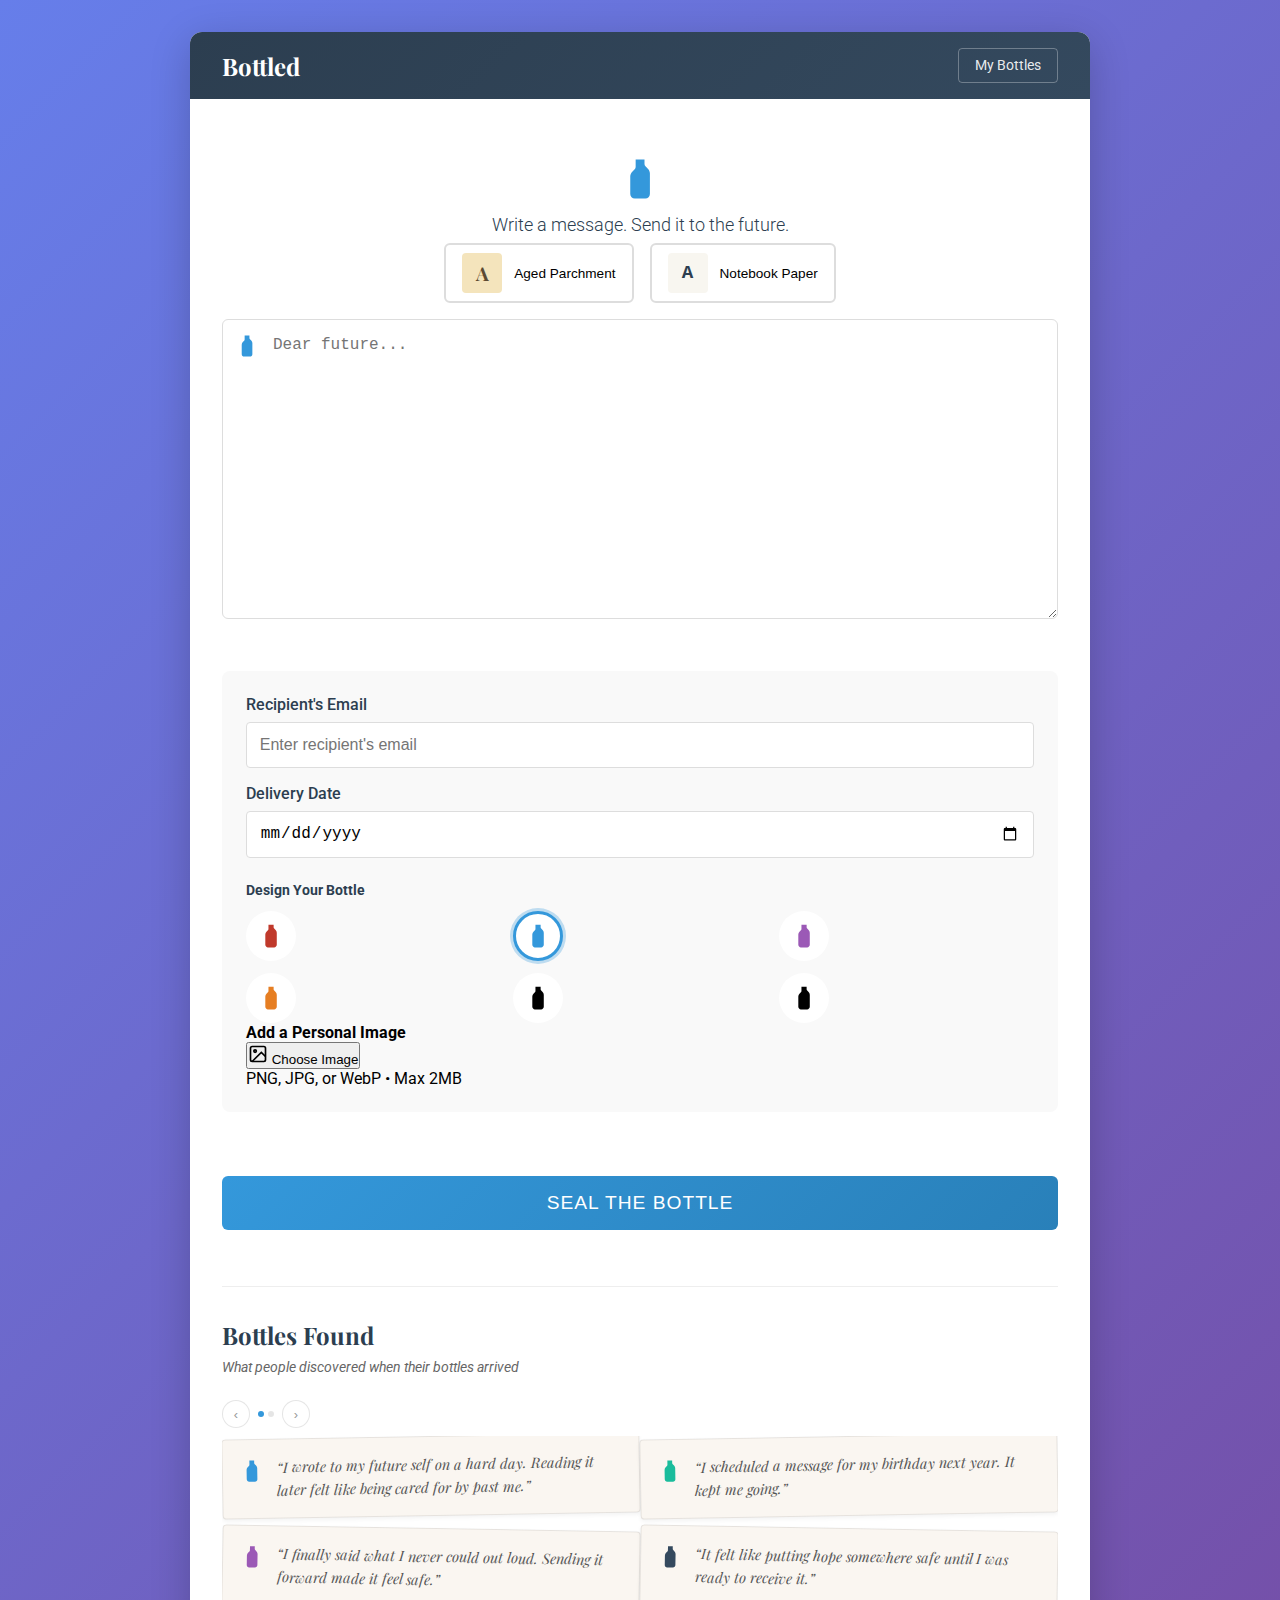
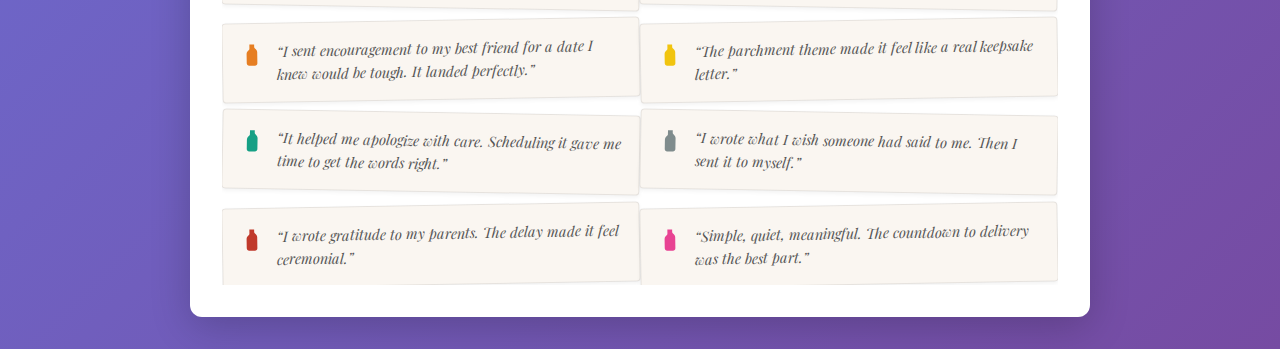
<file: index.html>
<!DOCTYPE html>
<html lang="en">
<head>
    <meta charset="UTF-8">
    <meta name="viewport" content="width=device-width, initial-scale=1.0">
    <title>Message in a Bottle</title>
    <link rel="stylesheet" href="styles.css">
    <link href="https://fonts.googleapis.com/css2?family=Playfair+Display:wght@400;700&family=Roboto:wght@300;400;500&display=swap" rel="stylesheet">
</head>
<body>
    <div class="container">
        <header class="header-minimal">
            <a href="index.html" class="logo">Bottled</a>
            <a href="my-bottles.html" class="nav-link">My Bottles</a>
        </header>

        <main>
            <div class="hero-compact">
                <svg class="hero-bottle-icon" viewBox="0 0 64 64" width="48" height="48">
                    <path fill="#3498db" d="M26 6h12v6c0 1.2.5 2.3 1.3 3.1l3.2 3.2c1.7 1.7 2.7 4 2.7 6.4V52c0 3.3-2.7 6-6 6H25c-3.3 0-6-2.7-6-6V28.7c0-2.4 1-4.7 2.7-6.4l3.2-3.2c.8-.8 1.3-1.9 1.3-3.1V6z"/>
                </svg>
                <p class="hero-tagline">Write a message. Send it to the future.</p>
            </div>

            <div class="form-container">
                <div class="writing-section">
                    <div class="theme-switcher">
                        <button class="theme-btn" data-theme="parchment">
                            <span class="theme-preview parchment">A</span>
                            <span>Aged Parchment</span>
                        </button>
                        <button class="theme-btn" data-theme="ledger">
                            <span class="theme-preview ledger">A</span>
                            <span>Notebook Paper</span>
                        </button>
                    </div>

                    <div class="message-container">
                        <div class="message-bottle-preview" aria-hidden="true" style="--bottle-color:#3498db;">
                            <svg class="bottle-icon" viewBox="0 0 64 64">
                                <path fill="currentColor" d="M26 6h12v6c0 1.2.5 2.3 1.3 3.1l3.2 3.2c1.7 1.7 2.7 4 2.7 6.4V52c0 3.3-2.7 6-6 6H25c-3.3 0-6-2.7-6-6V28.7c0-2.4 1-4.7 2.7-6.4l3.2-3.2c.8-.8 1.3-1.9 1.3-3.1V6z"/>
                            </svg>
                        </div>
                        <img id="message-image-preview" class="message-image-preview" alt="Attached image" style="display: none;">
                        <textarea id="message" placeholder="Dear future..." required></textarea>
                    </div>
                </div>

                <div class="details-section">
                    <div class="form-group">
                        <label for="recipient-email">Recipient's Email</label>
                        <input type="email" id="recipient-email" placeholder="Enter recipient's email" required>
                    </div>

                    <div class="form-group">
                        <label for="delivery-date">Delivery Date</label>
                        <input type="date" id="delivery-date" required>
                    </div>

                    <div class="bottle-selector">
                        <h3>Design Your Bottle</h3>
                        <div class="bottle-options">
                            <button type="button" class="bottle-btn" data-color="#c0392b" aria-label="Red bottle">
                                <svg viewBox="0 0 64 64" aria-hidden="true">
                                    <path fill="currentColor" d="M26 6h12v6c0 1.2.5 2.3 1.3 3.1l3.2 3.2c1.7 1.7 2.7 4 2.7 6.4V52c0 3.3-2.7 6-6 6H25c-3.3 0-6-2.7-6-6V28.7c0-2.4 1-4.7 2.7-6.4l3.2-3.2c.8-.8 1.3-1.9 1.3-3.1V6z"/>
                                </svg>
                            </button>
                            <button type="button" class="bottle-btn is-selected" data-color="#3498db" aria-label="Blue bottle">
                                <svg viewBox="0 0 64 64" aria-hidden="true">
                                    <path fill="currentColor" d="M26 6h12v6c0 1.2.5 2.3 1.3 3.1l3.2 3.2c1.7 1.7 2.7 4 2.7 6.4V52c0 3.3-2.7 6-6 6H25c-3.3 0-6-2.7-6-6V28.7c0-2.4 1-4.7 2.7-6.4l3.2-3.2c.8-.8 1.3-1.9 1.3-3.1V6z"/>
                                </svg>
                            </button>
                            <button type="button" class="bottle-btn" data-color="#9b59b6" aria-label="Purple bottle">
                                <svg viewBox="0 0 64 64" aria-hidden="true">
                                    <path fill="currentColor" d="M26 6h12v6c0 1.2.5 2.3 1.3 3.1l3.2 3.2c1.7 1.7 2.7 4 2.7 6.4V52c0 3.3-2.7 6-6 6H25c-3.3 0-6-2.7-6-6V28.7c0-2.4 1-4.7 2.7-6.4l3.2-3.2c.8-.8 1.3-1.9 1.3-3.1V6z"/>
                                </svg>
                            </button>
                            <button type="button" class="bottle-btn" data-color="#e67e22" aria-label="Orange bottle">
                                <svg viewBox="0 0 64 64" aria-hidden="true">
                                    <path fill="currentColor" d="M26 6h12v6c0 1.2.5 2.3 1.3 3.1l3.2 3.2c1.7 1.7 2.7 4 2.7 6.4V52c0 3.3-2.7 6-6 6H25c-3.3 0-6-2.7-6-6V28.7c0-2.4 1-4.7 2.7-6.4l3.2-3.2c.8-.8 1.3-1.9 1.3-3.1V6z"/>
                                </svg>
                            </button>
                            <button type="button" class="bottle-btn" data-color="#16a085" aria-label="Green bottle">
                                <svg viewBox="0 0 64 64" aria-hidden="true">
                                    <path fill="currentColor" d="M26 6h12v6c0 1.2.5 2.3 1.3 3.1l3.2 3.2c1.7 1.7 2.7 4 2.7 6.4V52c0 3.3-2.7 6-6 6H25c-3.3 0-6-2.7-6-6V28.7c0-2.4 1-4.7 2.7-6.4l3.2-3.2c.8-.8 1.3-1.9 1.3-3.1V6z"/>
                                </svg>
                            </button>
                            <button type="button" class="bottle-btn" data-color="#111111" aria-label="Black bottle">
                                <svg viewBox="0 0 64 64" aria-hidden="true">
                                    <path fill="currentColor" d="M26 6h12v6c0 1.2.5 2.3 1.3 3.1l3.2 3.2c1.7 1.7 2.7 4 2.7 6.4V52c0 3.3-2.7 6-6 6H25c-3.3 0-6-2.7-6-6V28.7c0-2.4 1-4.7 2.7-6.4l3.2-3.2c.8-.8 1.3-1.9 1.3-3.1V6z"/>
                                </svg>
                            </button>
                        </div>

                        <div class="image-upload-section">
                            <h4>Add a Personal Image</h4>
                            <input type="file" id="image-input" accept="image/png, image/jpeg, image/webp" hidden>
                            <button type="button" id="image-upload-btn" class="image-upload-btn">
                                <svg width="20" height="20" viewBox="0 0 24 24" fill="none" stroke="currentColor" stroke-width="2">
                                    <rect x="3" y="3" width="18" height="18" rx="2" ry="2"/>
                                    <circle cx="8.5" cy="8.5" r="1.5"/>
                                    <polyline points="21 15 16 10 5 21"/>
                                </svg>
                                <span>Choose Image</span>
                            </button>
                            <div id="image-thumbnail-container" class="image-thumbnail-container" style="display: none;">
                                <img id="image-thumbnail" class="image-thumbnail" alt="Selected image preview">
                                <button type="button" id="remove-image-btn" class="remove-image-btn" aria-label="Remove image">×</button>
                            </div>
                            <p class="image-hint">PNG, JPG, or WebP • Max 2MB</p>
                        </div>
                    </div>
                </div>

                <button id="seal-bottle" class="seal-btn">Seal the Bottle</button>

                <section class="testimonials" aria-label="Testimonials">
                    <div class="testimonials-header">
                        <h2>Bottles Found</h2>
                    </div>
                    <p class="testimonials-subheading">What people discovered when their bottles arrived</p>
                    <div class="testimonials-header">
                        <div class="carousel-controls">
                            <button type="button" class="carousel-btn" id="testimonials-prev" aria-label="Previous testimonials">‹</button>
                            <div class="carousel-dots" aria-label="Testimonials pages">
                                <button type="button" class="carousel-dot is-active" data-index="0" aria-label="Page 1"></button>
                                <button type="button" class="carousel-dot" data-index="1" aria-label="Page 2"></button>
                            </div>
                            <button type="button" class="carousel-btn" id="testimonials-next" aria-label="Next testimonials">›</button>
                        </div>
                    </div>

                    <div class="carousel-viewport">
                        <div class="carousel-track" data-index="0">
                            <div class="carousel-page" aria-label="Testimonials page 1">
                                <article class="testimonial-card" style="--bottle-color:#3498db;">
                                    <svg class="bottle-icon" viewBox="0 0 64 64" aria-hidden="true">
                                        <path fill="currentColor" d="M26 6h12v6c0 1.2.5 2.3 1.3 3.1l3.2 3.2c1.7 1.7 2.7 4 2.7 6.4V52c0 3.3-2.7 6-6 6H25c-3.3 0-6-2.7-6-6V28.7c0-2.4 1-4.7 2.7-6.4l3.2-3.2c.8-.8 1.3-1.9 1.3-3.1V6z"/>
                                    </svg>
                                    <p class="testimonial-text">“I wrote to my future self on a hard day. Reading it later felt like being cared for by past me.”</p>
                                </article>
                                <article class="testimonial-card" style="--bottle-color:#9b59b6;">
                                    <svg class="bottle-icon" viewBox="0 0 64 64" aria-hidden="true">
                                        <path fill="currentColor" d="M26 6h12v6c0 1.2.5 2.3 1.3 3.1l3.2 3.2c1.7 1.7 2.7 4 2.7 6.4V52c0 3.3-2.7 6-6 6H25c-3.3 0-6-2.7-6-6V28.7c0-2.4 1-4.7 2.7-6.4l3.2-3.2c.8-.8 1.3-1.9 1.3-3.1V6z"/>
                                    </svg>
                                    <p class="testimonial-text">“I finally said what I never could out loud. Sending it forward made it feel safe.”</p>
                                </article>
                                <article class="testimonial-card" style="--bottle-color:#e67e22;">
                                    <svg class="bottle-icon" viewBox="0 0 64 64" aria-hidden="true">
                                        <path fill="currentColor" d="M26 6h12v6c0 1.2.5 2.3 1.3 3.1l3.2 3.2c1.7 1.7 2.7 4 2.7 6.4V52c0 3.3-2.7 6-6 6H25c-3.3 0-6-2.7-6-6V28.7c0-2.4 1-4.7 2.7-6.4l3.2-3.2c.8-.8 1.3-1.9 1.3-3.1V6z"/>
                                    </svg>
                                    <p class="testimonial-text">“I sent encouragement to my best friend for a date I knew would be tough. It landed perfectly.”</p>
                                </article>
                                <article class="testimonial-card" style="--bottle-color:#16a085;">
                                    <svg class="bottle-icon" viewBox="0 0 64 64" aria-hidden="true">
                                        <path fill="currentColor" d="M26 6h12v6c0 1.2.5 2.3 1.3 3.1l3.2 3.2c1.7 1.7 2.7 4 2.7 6.4V52c0 3.3-2.7 6-6 6H25c-3.3 0-6-2.7-6-6V28.7c0-2.4 1-4.7 2.7-6.4l3.2-3.2c.8-.8 1.3-1.9 1.3-3.1V6z"/>
                                    </svg>
                                    <p class="testimonial-text">“It helped me apologize with care. Scheduling it gave me time to get the words right.”</p>
                                </article>
                                <article class="testimonial-card" style="--bottle-color:#c0392b;">
                                    <svg class="bottle-icon" viewBox="0 0 64 64" aria-hidden="true">
                                        <path fill="currentColor" d="M26 6h12v6c0 1.2.5 2.3 1.3 3.1l3.2 3.2c1.7 1.7 2.7 4 2.7 6.4V52c0 3.3-2.7 6-6 6H25c-3.3 0-6-2.7-6-6V28.7c0-2.4 1-4.7 2.7-6.4l3.2-3.2c.8-.8 1.3-1.9 1.3-3.1V6z"/>
                                    </svg>
                                    <p class="testimonial-text">“I wrote gratitude to my parents. The delay made it feel ceremonial.”</p>
                                </article>
                            </div>

                            <div class="carousel-page" aria-label="Testimonials page 2">
                                <article class="testimonial-card" style="--bottle-color:#1abc9c;">
                                    <svg class="bottle-icon" viewBox="0 0 64 64" aria-hidden="true">
                                        <path fill="currentColor" d="M26 6h12v6c0 1.2.5 2.3 1.3 3.1l3.2 3.2c1.7 1.7 2.7 4 2.7 6.4V52c0 3.3-2.7 6-6 6H25c-3.3 0-6-2.7-6-6V28.7c0-2.4 1-4.7 2.7-6.4l3.2-3.2c.8-.8 1.3-1.9 1.3-3.1V6z"/>
                                    </svg>
                                    <p class="testimonial-text">“I scheduled a message for my birthday next year. It kept me going.”</p>
                                </article>
                                <article class="testimonial-card" style="--bottle-color:#34495e;">
                                    <svg class="bottle-icon" viewBox="0 0 64 64" aria-hidden="true">
                                        <path fill="currentColor" d="M26 6h12v6c0 1.2.5 2.3 1.3 3.1l3.2 3.2c1.7 1.7 2.7 4 2.7 6.4V52c0 3.3-2.7 6-6 6H25c-3.3 0-6-2.7-6-6V28.7c0-2.4 1-4.7 2.7-6.4l3.2-3.2c.8-.8 1.3-1.9 1.3-3.1V6z"/>
                                    </svg>
                                    <p class="testimonial-text">“It felt like putting hope somewhere safe until I was ready to receive it.”</p>
                                </article>
                                <article class="testimonial-card" style="--bottle-color:#f1c40f;">
                                    <svg class="bottle-icon" viewBox="0 0 64 64" aria-hidden="true">
                                        <path fill="currentColor" d="M26 6h12v6c0 1.2.5 2.3 1.3 3.1l3.2 3.2c1.7 1.7 2.7 4 2.7 6.4V52c0 3.3-2.7 6-6 6H25c-3.3 0-6-2.7-6-6V28.7c0-2.4 1-4.7 2.7-6.4l3.2-3.2c.8-.8 1.3-1.9 1.3-3.1V6z"/>
                                    </svg>
                                    <p class="testimonial-text">“The parchment theme made it feel like a real keepsake letter.”</p>
                                </article>
                                <article class="testimonial-card" style="--bottle-color:#7f8c8d;">
                                    <svg class="bottle-icon" viewBox="0 0 64 64" aria-hidden="true">
                                        <path fill="currentColor" d="M26 6h12v6c0 1.2.5 2.3 1.3 3.1l3.2 3.2c1.7 1.7 2.7 4 2.7 6.4V52c0 3.3-2.7 6-6 6H25c-3.3 0-6-2.7-6-6V28.7c0-2.4 1-4.7 2.7-6.4l3.2-3.2c.8-.8 1.3-1.9 1.3-3.1V6z"/>
                                    </svg>
                                    <p class="testimonial-text">“I wrote what I wish someone had said to me. Then I sent it to myself.”</p>
                                </article>
                                <article class="testimonial-card" style="--bottle-color:#e84393;">
                                    <svg class="bottle-icon" viewBox="0 0 64 64" aria-hidden="true">
                                        <path fill="currentColor" d="M26 6h12v6c0 1.2.5 2.3 1.3 3.1l3.2 3.2c1.7 1.7 2.7 4 2.7 6.4V52c0 3.3-2.7 6-6 6H25c-3.3 0-6-2.7-6-6V28.7c0-2.4 1-4.7 2.7-6.4l3.2-3.2c.8-.8 1.3-1.9 1.3-3.1V6z"/>
                                    </svg>
                                    <p class="testimonial-text">“Simple, quiet, meaningful. The countdown to delivery was the best part.”</p>
                                </article>
                            </div>
                        </div>
                    </div>
                </section>
            </div>
        </main>
    </div>

    <div id="sender-email-modal" class="confirmation-modal">
        <div class="confirmation-content">
            <h2>Your bottle is sealed! 🍾</h2>
            <p>To make sure this bottle can be delivered, where should we send the confirmation?</p>
            <input type="email" id="sender-email" placeholder="Your email address" required>
            <button id="confirm-send">Confirm & Send</button>
        </div>
    </div>

    <div id="confirmation" class="confirmation-modal">
        <div class="confirmation-content">
            <h2>Your Message is Sealed!</h2>
            <p>Your message has been securely stored and will be delivered on the selected date.</p>
            <button id="close-confirmation">Return to Form</button>
        </div>
    </div>

    <script type="module" src="script.js"></script>
</body>
</html>
</file>
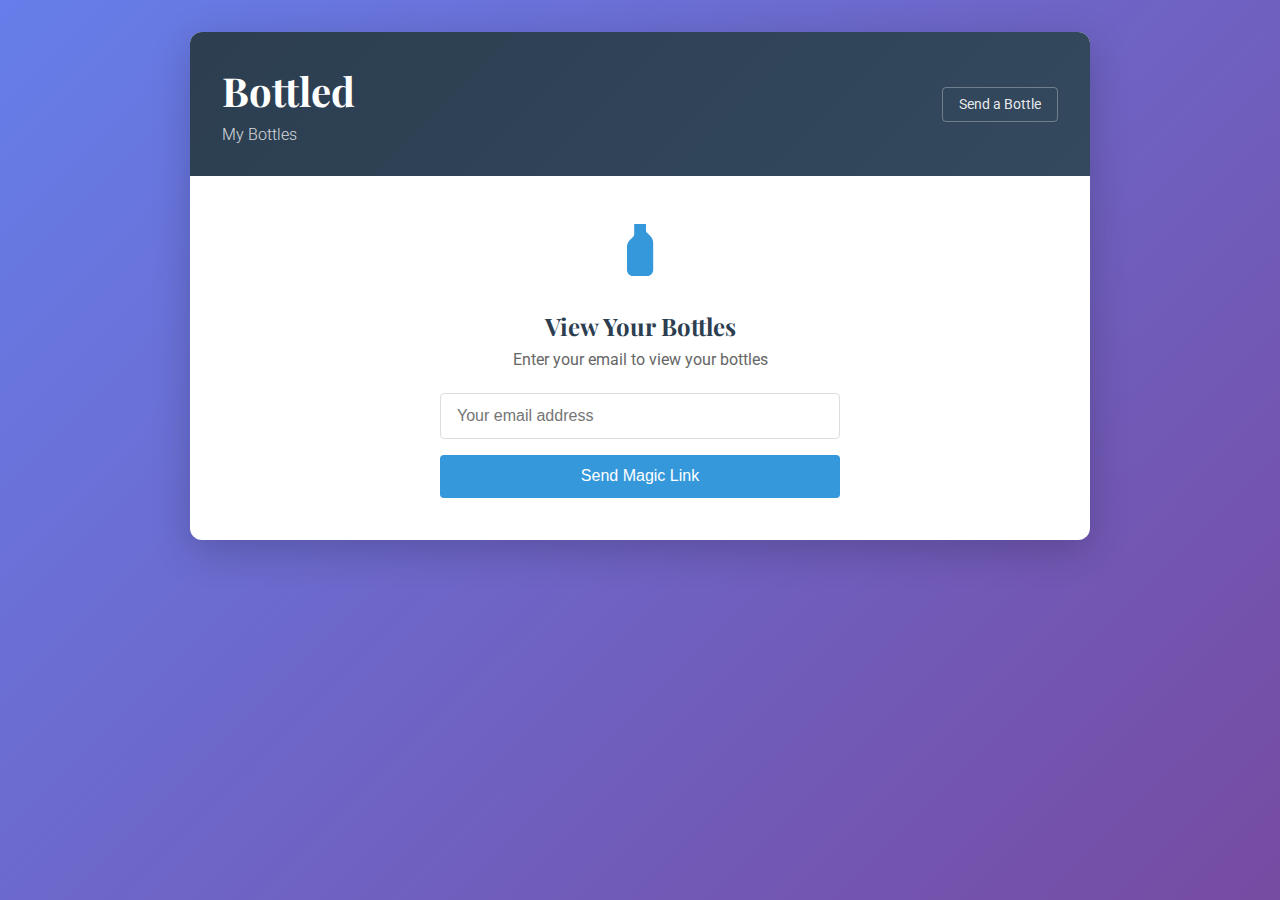
<file: my-bottles.html>
<!DOCTYPE html>
<html lang="en">
<head>
    <meta charset="UTF-8">
    <meta name="viewport" content="width=device-width, initial-scale=1.0">
    <title>My Bottles - Bottled</title>
    <link rel="stylesheet" href="styles.css">
    <link href="https://fonts.googleapis.com/css2?family=Playfair+Display:wght@400;700&family=Roboto:wght@300;400;500&display=swap" rel="stylesheet">
</head>
<body>
    <div class="container">
        <header>
            <div class="header-content">
                <h1><a href="index.html" class="home-link">Bottled</a></h1>
                <p class="tagline">My Bottles</p>
            </div>
            <a href="index.html" class="nav-link">Send a Bottle</a>
        </header>

        <main class="my-bottles-main">
            <!-- Login Section (shown when not authenticated) -->
            <div id="login-section" class="auth-section">
                <div class="auth-container">
                    <div class="auth-icon">
                        <svg viewBox="0 0 64 64" width="64" height="64">
                            <path fill="#3498db" d="M26 6h12v6c0 1.2.5 2.3 1.3 3.1l3.2 3.2c1.7 1.7 2.7 4 2.7 6.4V52c0 3.3-2.7 6-6 6H25c-3.3 0-6-2.7-6-6V28.7c0-2.4 1-4.7 2.7-6.4l3.2-3.2c.8-.8 1.3-1.9 1.3-3.1V6z"/>
                        </svg>
                    </div>
                    <h2>View Your Bottles</h2>
                    <p class="auth-description">Enter your email to view your bottles</p>
                    
                    <form id="magic-link-form" class="auth-form">
                        <div class="form-group">
                            <input type="email" id="login-email" placeholder="Your email address" required>
                        </div>
                        <button type="submit" id="send-magic-link-btn" class="primary-btn">Send Magic Link</button>
                    </form>
                    
                    <p id="magic-link-message" class="auth-message" style="display: none;"></p>
                </div>
            </div>

            <!-- Bottles Section (shown when authenticated) -->
            <div id="bottles-section" class="bottles-section" style="display: none;">
                <div class="bottles-header">
                    <div class="user-info">
                        <span id="user-email"></span>
                        <button id="sign-out-btn" class="sign-out-btn">Sign out</button>
                    </div>
                </div>
                
                <div id="bottles-list" class="bottles-list">
                    <!-- Bottles will be rendered here -->
                </div>
                
                <div id="empty-state" class="empty-state" style="display: none;">
                    <div class="empty-icon">
                        <svg viewBox="0 0 64 64" width="48" height="48">
                            <path fill="#ccc" d="M26 6h12v6c0 1.2.5 2.3 1.3 3.1l3.2 3.2c1.7 1.7 2.7 4 2.7 6.4V52c0 3.3-2.7 6-6 6H25c-3.3 0-6-2.7-6-6V28.7c0-2.4 1-4.7 2.7-6.4l3.2-3.2c.8-.8 1.3-1.9 1.3-3.1V6z"/>
                        </svg>
                    </div>
                    <p>No bottles yet. <a href="index.html">Send your first one!</a></p>
                </div>
            </div>

            <!-- Loading State -->
            <div id="loading-state" class="loading-state" style="display: none;">
                <p>Loading...</p>
            </div>
        </main>
    </div>

    <script type="module" src="my-bottles.js"></script>
</body>
</html>
</file>
<file: styles.css>
/* Root Variables */
:root {
    --primary-color: #2c3e50;
    --accent-color: #3498db;
    --parchment-bg: #f4e4bc;
    --parchment-text: #5c4a32;
    --ledger-bg: #f8f6f0;
    --ledger-text: #2c3e50;
    --ledger-line: #d4c9a1;
}

* {
    margin: 0;
    padding: 0;
    box-sizing: border-box;
}

body {
    font-family: 'Roboto', sans-serif;
    background: linear-gradient(135deg, #667eea 0%, #764ba2 100%);
    min-height: 100vh;
    padding: 2rem;
}

.container {
    max-width: 900px;
    margin: 0 auto;
    background: white;
    border-radius: 12px;
    box-shadow: 0 10px 40px rgba(0, 0, 0, 0.2);
    overflow: hidden;
}

header {
    background: linear-gradient(135deg, #2c3e50, #34495e);
    color: white;
    padding: 2rem;
    text-align: center;
}

header h1 {
    font-family: 'Playfair Display', serif;
    font-size: 2.5rem;
    margin-bottom: 0.5rem;
}

.tagline {
    opacity: 0.8;
    font-weight: 300;
}

.header-minimal {
    display: flex;
    justify-content: space-between;
    align-items: center;
    padding: 1rem 2rem;
    text-align: left;
}

.header-minimal .logo {
    font-family: 'Playfair Display', serif;
    font-size: 1.5rem;
    font-weight: 700;
    color: white;
    text-decoration: none;
}

.header-minimal .logo:hover {
    opacity: 0.9;
}

.hero-compact {
    text-align: center;
    padding: 1.5rem 2rem 0.5rem;
}

.hero-bottle-icon {
    margin-bottom: 0.5rem;
}

.hero-tagline {
    font-size: 1.1rem;
    color: var(--primary-color);
    font-weight: 300;
    margin: 0;
}

.writing-section {
    margin-bottom: 1.5rem;
}

.theme-switcher {
    display: flex;
    justify-content: center;
    gap: 1rem;
    margin-bottom: 1rem;
}

.theme-switcher .theme-btn {
    padding: 0.5rem 1rem;
    font-size: 0.85rem;
}

.details-section {
    display: flex;
    flex-direction: column;
    gap: 1rem;
    padding: 1.5rem;
    background: #f9f9f9;
    border-radius: 8px;
    margin-bottom: 1rem;
}

.details-section .bottle-selector {
    margin-top: 0.5rem;
}

.details-section .bottle-selector h3 {
    font-size: 0.9rem;
    margin-bottom: 0.75rem;
}

main {
    padding: 2rem;
}

.form-container {
    display: flex;
    flex-direction: column;
    gap: 1.5rem;
}

.form-group {
    display: flex;
    flex-direction: column;
    gap: 0.5rem;
}

.form-group label {
    font-weight: 500;
    color: var(--primary-color);
}

.form-group input {
    padding: 0.8rem;
    border: 1px solid #ddd;
    border-radius: 4px;
    font-size: 1rem;
    transition: border-color 0.3s;
}

.form-group input:focus {
    outline: none;
    border-color: var(--accent-color);
}

.editor-container {
    display: grid;
    grid-template-columns: 1fr 2fr;
    gap: 2rem;
}

@media (max-width: 768px) {
    .editor-container {
        grid-template-columns: 1fr;
    }
}

.themes h3 {
    margin-bottom: 1rem;
    color: var(--primary-color);
}

.theme-options {
    display: flex;
    flex-direction: column;
    gap: 0.75rem;
}

.theme-btn {
    display: flex;
    align-items: center;
    gap: 0.75rem;
    padding: 0.75rem;
    border: 2px solid #ddd;
    border-radius: 6px;
    background: white;
    cursor: pointer;
    transition: all 0.3s;
}

.theme-btn:hover {
    border-color: var(--accent-color);
}

.theme-btn.active {
    border-color: var(--accent-color);
    background: rgba(52, 152, 219, 0.1);
}

.theme-preview {
    width: 40px;
    height: 40px;
    display: flex;
    align-items: center;
    justify-content: center;
    border-radius: 4px;
    font-size: 1.2rem;
    font-weight: bold;
}

.theme-preview.parchment {
    background: var(--parchment-bg);
    color: var(--parchment-text);
    font-family: 'Playfair Display', serif;
}

.theme-preview.ledger {
    background: var(--ledger-bg);
    color: var(--ledger-text);
    font-family: 'Courier New', monospace;
}

/* Bottle Selector */
.bottle-selector {
    margin-top: 1.5rem;
}

.bottle-selector h3 {
    margin-bottom: 1rem;
    color: var(--primary-color);
}

.bottle-options {
    display: grid;
    grid-template-columns: repeat(3, 1fr);
    gap: 0.75rem;
}

.bottle-btn {
    width: 50px;
    height: 50px;
    border-radius: 50%;
    border: 3px solid transparent;
    background: white;
    cursor: pointer;
    display: flex;
    align-items: center;
    justify-content: center;
    transition: all 0.3s;
    padding: 8px;
}

.bottle-btn svg {
    width: 100%;
    height: 100%;
}

.bottle-btn:hover {
    transform: scale(1.1);
}

.bottle-btn.is-selected {
    border-color: var(--accent-color);
    box-shadow: 0 0 0 3px rgba(52, 152, 219, 0.3);
}

.bottle-btn[data-color="#c0392b"] { color: #c0392b; }
.bottle-btn[data-color="#3498db"] { color: #3498db; }
.bottle-btn[data-color="#9b59b6"] { color: #9b59b6; }
.bottle-btn[data-color="#e67e22"] { color: #e67e22; }
.bottle-btn[data-color="#27ae60"] { color: #27ae60; }
.bottle-btn[data-color="#2c3e50"] { color: #2c3e50; }

/* Message Area */
.message-container {
    position: relative;
}

.message-bottle-preview {
    position: absolute;
    top: 12px;
    left: 12px;
    width: 30px;
    height: 30px;
    color: var(--bottle-color, #3498db);
    z-index: 1;
    pointer-events: none;
}

.message-container textarea {
    width: 100%;
    min-height: 300px;
    padding: 1rem;
    padding-left: 50px;
    border: 1px solid #ddd;
    border-radius: 6px;
    font-size: 1rem;
    resize: vertical;
    transition: all 0.3s;
}

.message-container textarea:focus {
    outline: none;
    border-color: var(--accent-color);
}

/* Parchment Theme */
.theme-parchment textarea {
    background: var(--parchment-bg);
    color: var(--parchment-text);
    font-family: 'Playfair Display', serif;
    font-size: 1.1rem;
    line-height: 1.8;
    border: none;
    box-shadow: inset 0 0 20px rgba(92, 74, 50, 0.1);
}

/* Ledger Theme */
.theme-ledger textarea {
    background: var(--ledger-bg);
    color: var(--ledger-text);
    font-family: 'Courier New', monospace;
    font-size: 1rem;
    line-height: 1.8;
    background-image: linear-gradient(0deg, transparent 0%, transparent 95%, var(--ledger-line) 95%, var(--ledger-line) 100%);
    background-size: 100% 1.8em;
    border: 1px solid #d4c9a1;
    box-shadow: inset 0 0 10px rgba(0,0,0,0.05);
}

/* Seal Button */
.seal-btn {
    display: block;
    width: 100%;
    padding: 1rem;
    background: linear-gradient(135deg, #3498db, #2980b9);
    color: white;
    border: none;
    border-radius: 6px;
    font-size: 1.2rem;
    font-weight: 500;
    cursor: pointer;
    transition: all 0.3s;
    text-transform: uppercase;
    letter-spacing: 1px;
    margin-top: 1.5rem;
}

.seal-btn:hover {
    background: linear-gradient(135deg, #2980b9, #3498db);
    transform: translateY(-2px);
    box-shadow: 0 5px 15px rgba(41, 128, 185, 0.3);
}

.seal-btn:active {
    transform: translateY(0);
}

/* Confirmation Modal */
.confirmation-modal {
    display: none;
    position: fixed;
    top: 0;
    left: 0;
    width: 100%;
    height: 100%;
    background-color: rgba(0, 0, 0, 0.7);
    z-index: 1000;
    justify-content: center;
    align-items: center;
}

.confirmation-content {
    background-color: white;
    padding: 2rem;
    border-radius: 8px;
    text-align: center;
    max-width: 500px;
    width: 90%;
    box-shadow: 0 5px 20px rgba(0, 0, 0, 0.2);
}

.confirmation-content h2 {
    color: var(--primary-color);
    margin-bottom: 1rem;
}

.confirmation-content p {
    color: #666;
    margin-bottom: 1.5rem;
}

.confirmation-content button {
    padding: 0.8rem 2rem;
    background-color: var(--accent-color);
    color: white;
    border: none;
    border-radius: 4px;
    font-size: 1rem;
    cursor: pointer;
    transition: background-color 0.3s;
}

.confirmation-content button:hover {
    background-color: #2980b9;
}

.confirmation-content input[type="email"] {
    width: 100%;
    padding: 0.8rem;
    border: 1px solid #ddd;
    border-radius: 4px;
    font-size: 1rem;
    margin-bottom: 1rem;
    transition: border-color 0.3s;
}

.confirmation-content input[type="email"]:focus {
    outline: none;
    border-color: var(--accent-color);
    box-shadow: 0 0 0 2px rgba(52, 152, 219, 0.2);
}

/* Testimonials Section - Themed Restyle */
.testimonials {
    margin-top: 2rem;
    padding-top: 2rem;
    border-top: 1px solid #eee;
}

.testimonials-header {
    display: flex;
    justify-content: space-between;
    align-items: center;
    margin-bottom: 0.5rem;
}

.testimonials-header h2 {
    color: var(--primary-color);
    font-family: 'Playfair Display', serif;
}

.testimonials-subheading {
    color: #666;
    font-size: 0.9rem;
    font-style: italic;
    margin-bottom: 1.5rem;
}

/* Carousel Controls - More Subtle */
.carousel-controls {
    display: flex;
    align-items: center;
    gap: 0.5rem;
}

.carousel-btn {
    width: 28px;
    height: 28px;
    border-radius: 50%;
    border: 1px solid rgba(0,0,0,0.1);
    background: rgba(255,255,255,0.8);
    cursor: pointer;
    display: flex;
    align-items: center;
    justify-content: center;
    transition: all 0.3s;
    color: #999;
    font-size: 0.8rem;
}

.carousel-btn:hover {
    border-color: rgba(52, 152, 219, 0.3);
    color: var(--accent-color);
}

.carousel-dots {
    display: flex;
    gap: 0.25rem;
}

.carousel-dot {
    width: 6px;
    height: 6px;
    border-radius: 50%;
    background: rgba(0,0,0,0.1);
    border: none;
    cursor: pointer;
    transition: background 0.3s;
}

.carousel-dot.is-active {
    background: var(--accent-color);
}

.carousel-viewport {
    overflow: hidden;
}

.carousel-track {
    display: flex;
    transition: transform 0.3s ease;
}

.carousel-page {
    min-width: 50%;
    display: flex;
    flex-direction: column;
    gap: 0.75rem;
}

/* Testimonial Cards - Paper Texture & Rotation */
.testimonial-card {
    display: flex;
    gap: 0.75rem;
    padding: 1rem;
    background: #faf6f1; /* Light cream paper texture */
    border: 1px solid rgba(0,0,0,0.08);
    border-radius: 4px;
    align-items: flex-start;
    box-shadow: 0 2px 4px rgba(0,0,0,0.05);
    transition: transform 0.2s ease;
}

/* Alternating rotation for scattered notes effect */
.testimonial-card:nth-child(odd) {
    transform: rotate(-1deg);
}

.testimonial-card:nth-child(even) {
    transform: rotate(1deg);
}

.testimonial-card:hover {
    transform: rotate(0deg) scale(1.02);
    box-shadow: 0 4px 8px rgba(0,0,0,0.1);
}

.bottle-icon {
    width: 26px;
    height: 26px;
    min-width: 26px;
    max-width: 26px;
    flex: 0 0 26px;
    color: var(--bottle-color, var(--accent-color));
    margin-top: 2px;
}

/* Handwritten Quote Style */
.testimonial-text {
    font-size: 0.9rem;
    color: #555;
    line-height: 1.6;
    font-family: 'Playfair Display', serif;
    font-style: italic;
}

/* Responsive */
@media (max-width: 600px) {
    body {
        padding: 1rem;
    }
    
    header h1 {
        font-size: 1.8rem;
    }
    
    main {
        padding: 1rem;
    }
    
    .bottle-options {
        grid-template-columns: repeat(6, 1fr);
    }
    
    .bottle-btn {
        width: 40px;
        height: 40px;
    }
}

/* Header Navigation */
header {
    display: flex;
    justify-content: space-between;
    align-items: center;
    flex-wrap: wrap;
    gap: 1rem;
}

.header-content {
    text-align: left;
}

.nav-link {
    color: rgba(255, 255, 255, 0.9);
    text-decoration: none;
    font-size: 0.9rem;
    padding: 0.5rem 1rem;
    border: 1px solid rgba(255, 255, 255, 0.3);
    border-radius: 4px;
    transition: all 0.3s ease;
}

.nav-link:hover {
    background: rgba(255, 255, 255, 0.1);
    border-color: rgba(255, 255, 255, 0.5);
}

.home-link {
    color: white;
    text-decoration: none;
}

.home-link:hover {
    opacity: 0.9;
}

/* My Bottles Page */
.my-bottles-main {
    padding: 2rem;
}

.auth-section {
    display: flex;
    justify-content: center;
    align-items: center;
    min-height: 300px;
}

.auth-container {
    text-align: center;
    max-width: 400px;
    width: 100%;
}

.auth-icon {
    margin-bottom: 1.5rem;
}

.auth-container h2 {
    font-family: 'Playfair Display', serif;
    color: var(--primary-color);
    margin-bottom: 0.5rem;
}

.auth-description {
    color: #666;
    margin-bottom: 1.5rem;
}

.auth-form {
    display: flex;
    flex-direction: column;
    gap: 1rem;
}

.auth-form input[type="email"] {
    width: 100%;
    padding: 0.8rem 1rem;
    border: 1px solid #ddd;
    border-radius: 4px;
    font-size: 1rem;
    transition: border-color 0.3s;
}

.auth-form input[type="email"]:focus {
    outline: none;
    border-color: var(--accent-color);
    box-shadow: 0 0 0 2px rgba(52, 152, 219, 0.2);
}

.primary-btn {
    background: var(--accent-color);
    color: white;
    border: none;
    padding: 0.8rem 1.5rem;
    border-radius: 4px;
    font-size: 1rem;
    cursor: pointer;
    transition: background 0.3s;
}

.primary-btn:hover {
    background: #2980b9;
}

.primary-btn:disabled {
    background: #bdc3c7;
    cursor: not-allowed;
}

.auth-message {
    margin-top: 1rem;
    padding: 0.8rem;
    border-radius: 4px;
    font-size: 0.9rem;
}

.auth-message.success {
    background: #d4edda;
    color: #155724;
}

.auth-message.error {
    background: #f8d7da;
    color: #721c24;
}

/* Bottles Section */
.bottles-section {
    min-height: 300px;
}

.bottles-header {
    display: flex;
    justify-content: flex-end;
    margin-bottom: 1.5rem;
    padding-bottom: 1rem;
    border-bottom: 1px solid #eee;
}

.user-info {
    display: flex;
    align-items: center;
    gap: 1rem;
    font-size: 0.9rem;
    color: #666;
}

.sign-out-btn {
    background: none;
    border: none;
    color: var(--accent-color);
    cursor: pointer;
    font-size: 0.9rem;
    text-decoration: underline;
}

.sign-out-btn:hover {
    color: #2980b9;
}

/* Bottle Cards */
.bottles-list {
    display: flex;
    flex-direction: column;
    gap: 1rem;
}

.bottle-card {
    border: 1px solid #e0e0e0;
    border-radius: 8px;
    overflow: hidden;
    transition: box-shadow 0.3s;
}

.bottle-card:hover {
    box-shadow: 0 2px 8px rgba(0, 0, 0, 0.1);
}

.bottle-card-header {
    display: flex;
    align-items: center;
    gap: 1rem;
    padding: 1rem;
    cursor: pointer;
    background: #fafafa;
}

.bottle-card-header:hover {
    background: #f5f5f5;
}

.bottle-card-icon {
    flex-shrink: 0;
}

.bottle-card-info {
    flex: 1;
    min-width: 0;
}

.bottle-card-recipient {
    font-weight: 500;
    color: var(--primary-color);
    margin-bottom: 0.25rem;
}

.bottle-card-meta {
    display: flex;
    align-items: center;
    gap: 0.75rem;
    flex-wrap: wrap;
    margin-bottom: 0.5rem;
}

.bottle-card-date {
    font-size: 0.85rem;
    color: #666;
}

.bottle-card-preview {
    font-size: 0.9rem;
    color: #888;
    white-space: nowrap;
    overflow: hidden;
    text-overflow: ellipsis;
}

.bottle-card-expand {
    flex-shrink: 0;
    color: #999;
    transition: transform 0.3s;
}

.bottle-card.expanded .bottle-card-expand {
    transform: rotate(180deg);
}

.expand-icon {
    display: block;
}

/* Status Badges */
.status-badge {
    display: inline-block;
    padding: 0.2rem 0.5rem;
    border-radius: 12px;
    font-size: 0.75rem;
    font-weight: 500;
    text-transform: uppercase;
}

.status-pending {
    background: #e3f2fd;
    color: #1976d2;
}

.status-delivered {
    background: #e8f5e9;
    color: #388e3c;
}

.status-failed {
    background: #ffebee;
    color: #d32f2f;
}

/* Bottle Card Content (Accordion) */
.bottle-card-content {
    display: none;
    padding: 1rem;
    border-top: 1px solid #e0e0e0;
}

.bottle-card.expanded .bottle-card-content {
    display: block;
}

.bottle-message {
    padding: 1rem;
    border-radius: 4px;
    white-space: pre-wrap;
    word-wrap: break-word;
    line-height: 1.6;
}

.bottle-message.parchment {
    font-family: Georgia, serif;
    background: #f5e7c9;
    color: #5c4a32;
}

.bottle-message.ledger {
    font-family: 'Courier New', monospace;
    background: #fff9e6;
    color: #2c3e50;
}

.bottle-card-footer {
    margin-top: 1rem;
    padding-top: 0.75rem;
    border-top: 1px solid #eee;
    font-size: 0.8rem;
    color: #888;
}

/* Empty State */
.empty-state {
    text-align: center;
    padding: 3rem 1rem;
    color: #888;
}

.empty-icon {
    margin-bottom: 1rem;
}

.empty-state a {
    color: var(--accent-color);
}

/* Loading State */
.loading-state {
    text-align: center;
    padding: 3rem 1rem;
    color: #888;
}

/* Mobile Responsive */
@media (max-width: 600px) {
    header {
        flex-direction: column;
        text-align: center;
    }
    
    .header-content {
        text-align: center;
    }
    
    .nav-link {
        align-self: center;
    }
    
    .my-bottles-main {
        padding: 1rem;
    }
    
    .bottle-card-header {
        flex-wrap: wrap;
    }
    
    .bottle-card-meta {
        flex-direction: column;
        align-items: flex-start;
        gap: 0.25rem;
    }
    
    .bottles-header {
        justify-content: center;
    }
}
</file>
